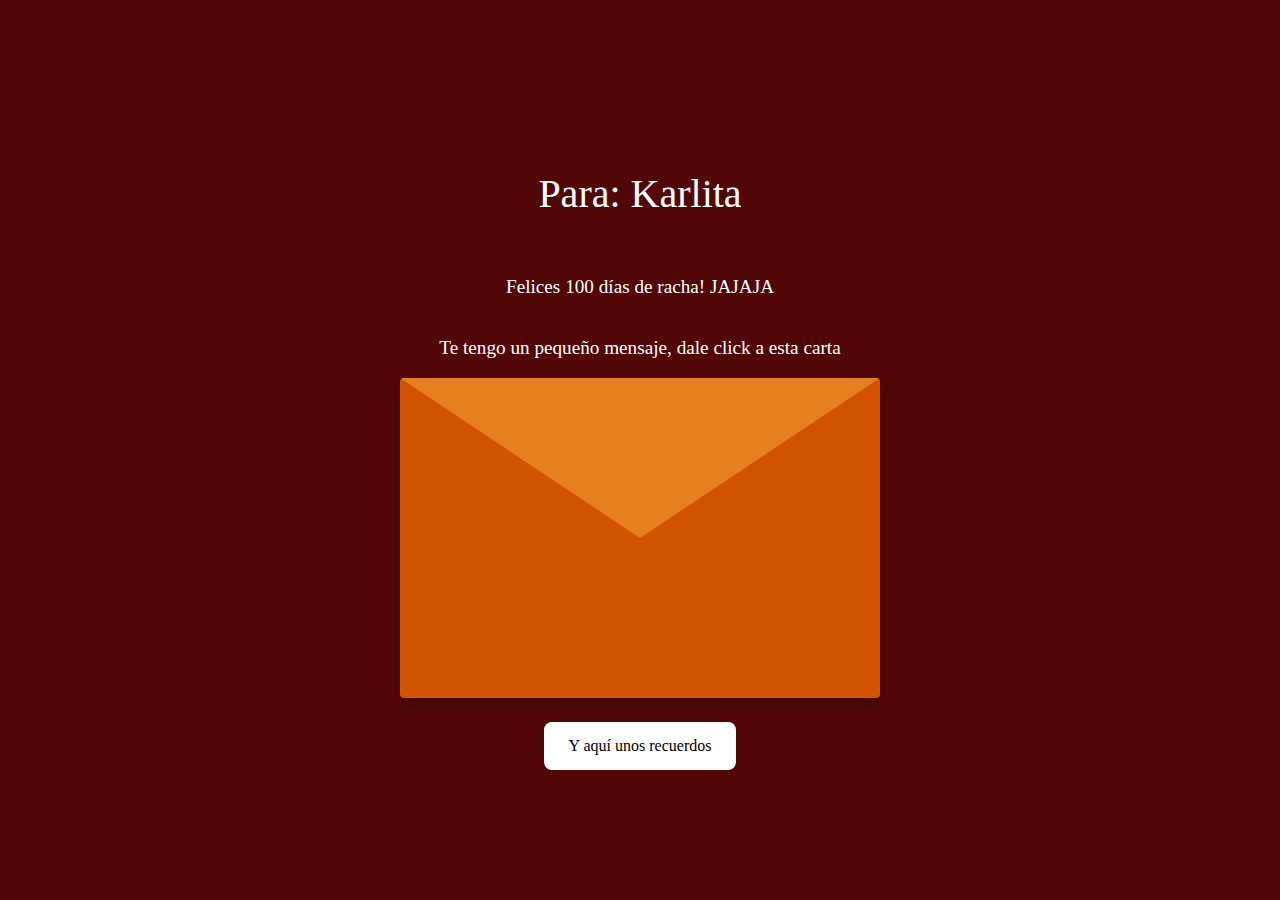
<file: index.html>
<!DOCTYPE html>
<html>
    <head>
        <meta charset="utf-8">
        <meta http-equiv="X-UA-Compatible" content="IE=edge">
        <title>Karlonchita</title>
        <meta name="description" content="">
        <meta name="viewport" content="width=device-width, initial-scale=1">
        <link rel="stylesheet" href="css/index.css">
    </head>
    <body> 
        <a href="carta.html">   
            <p class="p1">Para: Karlita</p>
            <p class="p2">Felices 100 días de racha! JAJAJA</p>
            <p class="p2">Te tengo un pequeño mensaje, dale click a esta carta</p>
            <div class="sobre">
                <div class="tapa">
                </div>
            </div>
        </a>
        <div class="sobre2">
            <a class="buton" href="recuerdos.html" >Y aquí unos recuerdos</a>  
        </div>
    </body>
</html>
</file>
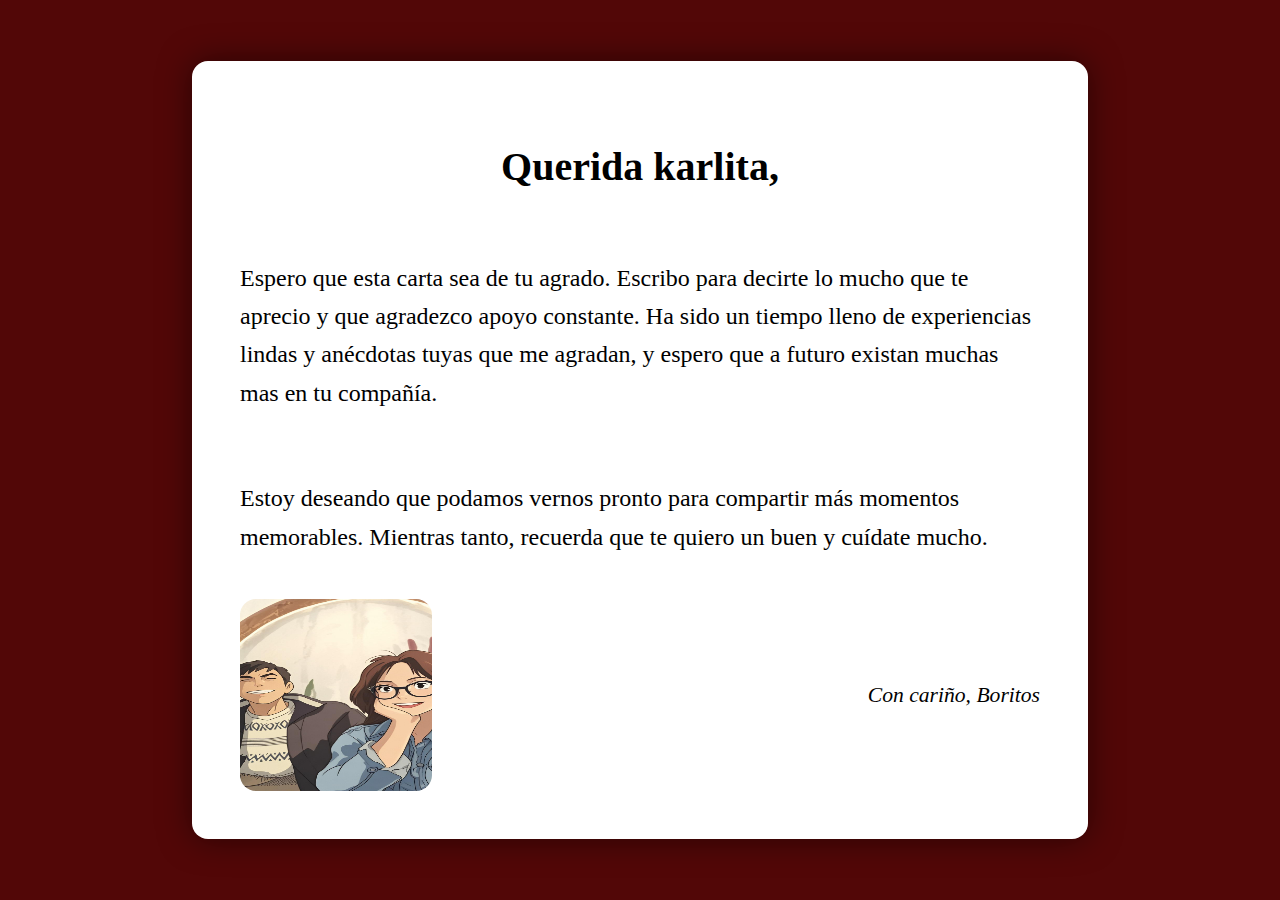
<file: carta.html>
<!DOCTYPE html>
<html>
    <head>
        <meta charset="utf-8">
        <meta http-equiv="X-UA-Compatible" content="IE=edge">
        <title>Karlonchita</title>
        <meta name="description" content="">
        <meta name="viewport" content="width=device-width, initial-scale=1">
        <link rel="stylesheet" href="css/carta.css">
    </head>
    <body class="body">
        <div class="carta">
          <h1>Querida karlita,</h1>
          <p>
            Espero que esta carta sea de tu agrado. Escribo para decirte lo mucho que te aprecio y que agradezco apoyo constante. Ha sido un tiempo lleno de experiencias lindas y anécdotas tuyas que me agradan, y espero que a futuro existan muchas mas en tu compañía.
          </p>
          <p>
            Estoy deseando que podamos vernos pronto para compartir más momentos memorables. Mientras tanto, recuerda que te quiero un buen y cuídate mucho.
          </p>
          <div class="firma">
            <img class="img" src="img/foto.jpeg" alt="foto">  
              <div>
              Con cariño, Boritos
            </div>
          </div>  
        </div>      
    </body>
</html>
</file>
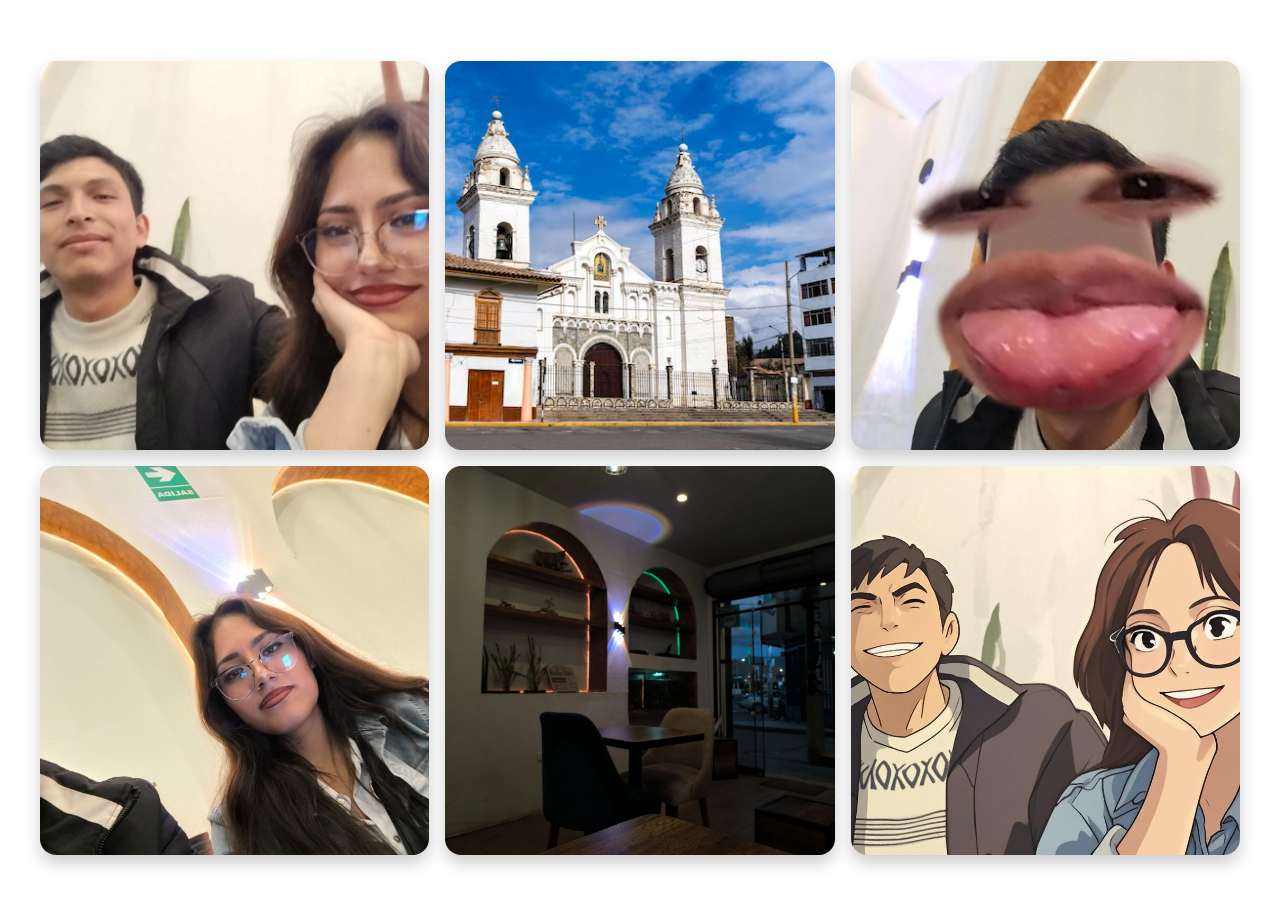
<file: recuerdos.html>
<!DOCTYPE html>
<html>
    <head>
        <meta charset="utf-8">
        <meta http-equiv="X-UA-Compatible" content="IE=edge">
        <title>Karlonchita</title>
        <meta name="description" content="">
        <meta name="viewport" content="width=device-width, initial-scale=1">
        <link rel="stylesheet" href="css/recuerdos.css">
    </head>
    <body>   
        <div class="contenedor">
            <div class="fotos">
                <img class="img" src="img/recuerdo1.jpg" alt="foto1">  
                <img class="img" src="img/recuerdo3.jpg" alt="foto3">  
                <img class="img" src="img/recuerdo2.jpg" alt="foto2">  
                <img class="img" src="img/recuerdo4.jpg" alt="foto4">  
                <img class="img" src="img/recuerdo5.jpg" alt="foto5">
                <img class="img" src="img/recuerdo6.jpeg" alt="foto6">
            </div>
        </div>     
    </body>
</html>
</file>
<file: css/index.css>
body {
  background-color:rgb(82, 7, 7);
  min-height: 100vh;
  margin: 0;
  display: flex;
  flex-direction: column;
  justify-content: center;
  align-items: center;
  gap: 1.5rem;
  padding: 1rem;
  box-sizing: border-box;
}

.buton {
  display: flex;
  justify-content: center;
  align-items: center;
  width: clamp(8rem, 25vw, 12rem);
  height: 3rem;
  background-color: white;
  border-radius: 0.5rem;
  overflow: hidden;
  cursor: pointer;
  text-decoration: none;
  color: black;
  font-size: 1rem;
  transition: background-color 0.5s ease-in-out, color 0.5s ease-in-out;
  text-align: center;
}

.buton:hover {
  color: white;
  background-color: #4e0d27;
}

a {
  display: flex;
  flex-direction: column;
  align-items: center;
  text-decoration: none;
  color: black;
}

.p1 {
  font-size: clamp(1.5rem, 5vw, 2.5rem);
  text-align: center;
  color: white;
}

.p2 {
  font-size: clamp(0.8rem, 3vw, 1.2rem);
  text-align: center;
  color: white;
}

.sobre {
  position: relative;
  width: clamp(15rem, 50vw, 30rem);
  aspect-ratio: 3 / 2;
  background-color: #d35400;
  border-radius: 0.25rem;
  box-shadow: 0 0.5rem 0.9375rem rgba(0, 0, 0, 0.2);
  overflow: hidden;
  perspective: 50rem;
  cursor: pointer;
}

.tapa {
  position: absolute;
  top: 0;
  left: 0;
  width: 100%;
  height: 50%;
  background-color: #e67e22;
  clip-path: polygon(0 0, 50% 100%, 100% 0);
  transition: background-color 1s ease-in-out;
  z-index: 3;
}

.sobre:hover .tapa {
  background-color: white;
}

.sobre2 {
  width: 100%;
  display: flex;
  flex-direction: column;
  justify-content: center;
  align-items: center;
}
</file>
<file: css/carta.css>
body {
  background-color:rgb(82, 7, 7);
  display: flex;
  justify-content: center;
  align-items: center;
  min-height: 100vh;
  margin: 0;
  padding: 1rem;
  box-sizing: border-box;
}

.carta {
  display: flex;
  flex-direction: column;
  justify-content: space-between;
  width: 100%;
  max-width: 50rem;
  background-color: white;
  box-shadow: 0 0 2rem rgba(0, 0, 0, 0.5);
  padding: clamp(1.5rem, 4vw, 3rem);
  font-family: 'Georgia', serif;
  font-size: clamp(1rem, 2vw, 1.5rem);
  line-height: 1.6;
  border-radius: 1rem;
  gap: 1.2rem;
}

.carta h1 {
  text-align: center;
  font-size: clamp(1.5rem, 4vw, 2.5rem);
  margin-bottom: 1rem;
}

img {
  width: clamp(6rem, 20vw, 12rem);
  height: auto;
  max-height: 12rem;
  border-radius: 1rem;
  align-self: center;
}

.firma {
  display: flex;
  justify-content: space-between;
  align-items: center;
  font-style: italic;
  font-size: 0.9em;
}

@media (max-width: 480px) {
  .carta {
    padding: 1rem;
    gap: 0.8rem;
  }

  .firma {
    flex-direction: column;
    text-align: center;
    gap: 0.5rem;
  }
}
</file>
<file: css/recuerdos.css>
body {
  background-image: url('https://img.freepik.com/free-vector/red-background-elegant-design_677411-4234.jpg?t=st=1746326860~exp=1746330460~hmac=afacb9e0b7596f5424714a1881684ef39caf594ee4d519a1fc42d49e8a95184b&w=1380');
  background-repeat: no-repeat;
  background-size: cover;
  background-position: center;
  min-height: 100vh;
  margin: 0;
  padding: 1rem;
  display: flex;
  flex-direction: column;
  justify-content: center;
  align-items: center;
  box-sizing: border-box;
}

.contenedor {
  width: 100%;
  max-width: 1200px;
  display: flex;
  flex-direction: column;
  align-items: center;
  gap: 1.5rem;
}

.fotos {
  width: 100%;
  display: grid;
  grid-template-columns: 1fr;
  gap: 1rem;
  padding-top: 1rem;
}

img {
  width: 100%;
  aspect-ratio: 1 / 1;
  object-fit: cover;
  border-radius: 1rem;
  box-shadow: 0 0.5rem 1rem rgba(0,0,0,0.2);
  transition: transform 0.3s ease;
}

img:hover {
  transform: scale(1.05);
}

@media (min-width: 768px) {
  .fotos {
    grid-template-columns: repeat(2, 1fr);
  }
}

@media (min-width: 1025px) {
  .fotos {
    grid-template-columns: repeat(3, 1fr);
  }
}
</file>
